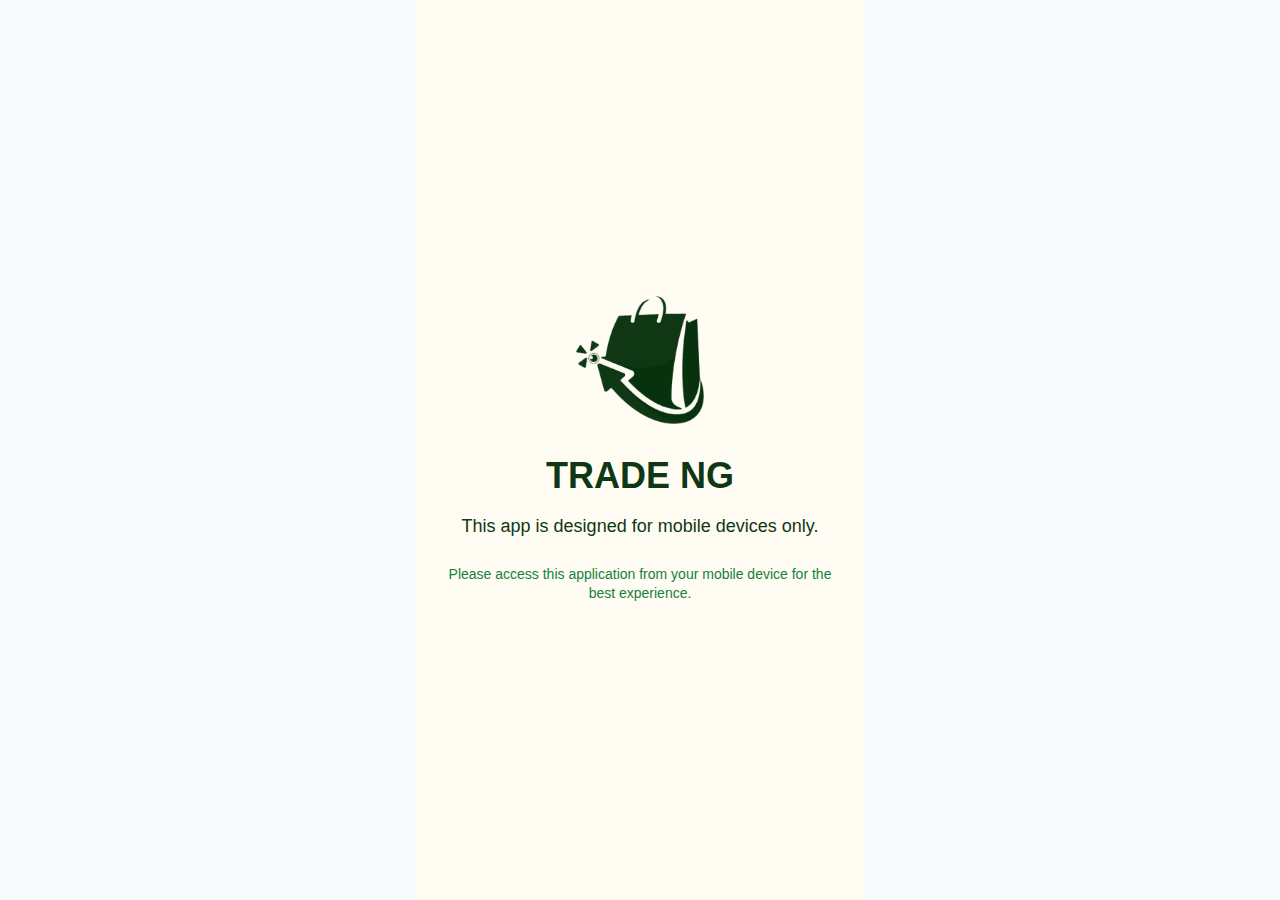
<file: become-a-seller.html>
<!DOCTYPE html>
<html lang="en">
  <head>
    <meta charset="UTF-8" />
    <meta name="viewport" content="width=device-width, initial-scale=1.0" />
    <link rel="stylesheet" href="signup.css" />
    <link rel="stylesheet" href="loading.css" />
    <title>Become a Seller</title>
    <style>
      body {
        font-family: "Poppins", sans-serif;
        background-color: #f9fafb;
        margin: 0;
        display: flex;
        justify-content: center;
        min-height: 100vh;
        overflow-y: auto;
      }
      .container {
        width: 100%;
        max-width: 430px;
        background-color: #f9fafb;
        min-height: 100vh;
      }
    </style>
  </head>
  <body>
    <!-- Desktop Blocker Screen -->
    <div class="desktop-blocker" id="desktopBlocker" style="display: none">
      <div class="logo-section">
        <img src="images/1.png" alt="Trade NG Logo" />
      </div>
      <h1>TRADE NG</h1>
      <p class="subtitle">This app is designed for mobile devices only.</p>
      <p class="description">
        Please access this application from your mobile device for the best
        experience.
      </p>
    </div>
    <div class="container" id="mainContent" style="overflow-y: auto">
      <div class="header">
        <a href="signup.html" class="back-button">
          <svg
            width="20"
            height="20"
            viewBox="0 0 20 20"
            fill="none"
            xmlns="http://www.w3.org/2000/svg"
          >
            <path
              d="M10.0003 15.8334L4.16699 10.0001L10.0003 4.16675"
              stroke="#4B5563"
              stroke-width="2"
              stroke-linecap="round"
              stroke-linejoin="round"
            ></path>
            <path
              d="M15.8337 10H4.16699"
              stroke="#4B5563"
              stroke-width="2"
              stroke-linecap="round"
              stroke-linejoin="round"
            ></path>
          </svg>
        </a>
        <h1>Become a Seller</h1>
      </div>
      <div class="main-content">
        <form id="seller-form">
          <div class="form-group">
            <label for="full-name">Full Name</label>
            <input
              type="text"
              id="full-name"
              placeholder="Enter your full name"
            />
          </div>
          <div class="form-group">
            <label for="business-name">Business Name</label>
            <input
              type="text"
              id="business-name"
              placeholder="Enter your business name"
            />
          </div>
          <div class="form-group">
            <label for="email-phone">Email or phone number</label>
            <input
              type="text"
              id="email-phone"
              placeholder="Enter your email or phone number"
            />
          </div>
          <div class="identity-verification">
            <h2>Identity Verification</h2>
            <div class="upload-group">
              <div>
                <h3>Personal ID</h3>
                <p>Upload your ID card, passport or driver's license</p>
              </div>
              <input type="file" id="personal-id-file" style="display: none" />
              <button type="button" class="btn-upload" id="personal-id-upload">
                <svg
                  width="20"
                  height="20"
                  viewBox="0 0 21 20"
                  fill="none"
                  xmlns="http://www.w3.org/2000/svg"
                >
                  <path
                    d="M10.667 2.5V12.5"
                    stroke="black"
                    stroke-width="2"
                    stroke-linecap="round"
                    stroke-linejoin="round"
                  ></path>
                  <path
                    d="M14.8333 6.66667L10.6667 2.5L6.5 6.66667"
                    stroke="black"
                    stroke-width="2"
                    stroke-linecap="round"
                    stroke-linejoin="round"
                  ></path>
                  <path
                    d="M18.167 12.5V15.8333C18.167 16.2754 17.9914 16.6993 17.6788 17.0118C17.3663 17.3244 16.9424 17.5 16.5003 17.5H4.83366C4.39163 17.5 3.96771 17.3244 3.65515 17.0118C3.34259 16.6993 3.16699 16.2754 3.16699 15.8333V12.5"
                    stroke="black"
                    stroke-width="2"
                    stroke-linecap="round"
                    stroke-linejoin="round"
                  ></path>
                </svg>
              </button>
            </div>
            <div class="upload-group">
              <div>
                <h3>Business Location</h3>
                <p>Upload proof of your business location</p>
              </div>
              <input
                type="file"
                id="business-location-file"
                style="display: none"
              />
              <button
                type="button"
                class="btn-upload"
                id="business-location-upload"
              >
                <svg
                  width="20"
                  height="20"
                  viewBox="0 0 21 20"
                  fill="none"
                  xmlns="http://www.w3.org/2000/svg"
                >
                  <path
                    d="M10.667 2.5V12.5"
                    stroke="black"
                    stroke-width="2"
                    stroke-linecap="round"
                    stroke-linejoin="round"
                  ></path>
                  <path
                    d="M14.8333 6.66667L10.6667 2.5L6.5 6.66667"
                    stroke="black"
                    stroke-width="2"
                    stroke-linecap="round"
                    stroke-linejoin="round"
                  ></path>
                  <path
                    d="M18.167 12.5V15.8333C18.167 16.2754 17.9914 16.6993 17.6788 17.0118C17.3663 17.3244 16.9424 17.5 16.5003 17.5H4.83366C4.39163 17.5 3.96771 17.3244 3.65515 17.0118C3.34259 16.6993 3.16699 16.2754 3.16699 15.8333V12.5"
                    stroke="black"
                    stroke-width="2"
                    stroke-linecap="round"
                    stroke-linejoin="round"
                  ></path>
                </svg>
              </button>
            </div>
          </div>
          <div class="seller-features">
            <h2>Seller Features</h2>
            <div class="feature-card">
              <h3>Upload Products</h3>
              <p>Add your products to the marketplace</p>
            </div>
            <div class="feature-card">
              <h3>Go Live</h3>
              <p>Sell your products through live video</p>
            </div>
            <div class="feature-card">
              <h3>Negotiate</h3>
              <p>Chat with buyers directly</p>
            </div>
            <div class="feature-card">
              <h3>Fulfil Orders</h3>
              <p>Manage and complete customers order</p>
            </div>
          </div>
          <button type="submit" class="btn-primary">Submit Application</button>
        </form>
      </div>
    </div>
    <script src="signup.js"></script>
    <script>
      function isMobileDevice() {
        return window.innerWidth <= 768;
      }
      function checkDevice() {
        var desktopBlocker = document.getElementById("desktopBlocker");
        var mainContent = document.getElementById("mainContent");
        if (isMobileDevice()) {
          desktopBlocker.style.display = "none";
          mainContent.style.display = "block";
        } else {
          desktopBlocker.style.display = "flex";
          mainContent.style.display = "none";
        }
      }
      document.addEventListener("DOMContentLoaded", function () {
        checkDevice();
        // Upload button logic
        let personalBtn = document.getElementById("personal-id-upload");
        let personalFile = document.getElementById("personal-id-file");
        let businessBtn = document.getElementById("business-location-upload");
        let businessFile = document.getElementById("business-location-file");

        personalBtn.addEventListener("click", function () {
          personalFile.click();
        });
        businessBtn.addEventListener("click", function () {
          businessFile.click();
        });

        personalFile.addEventListener("change", function () {
          var label = document.getElementById("personal-id-label");
          if (!label) {
            label = document.createElement("div");
            label.id = "personal-id-label";
            label.style.fontSize = "0.75rem";
            label.style.color = "#6B7280";
            label.style.marginTop = "0.25rem";
            label.style.fontStyle = "italic";
            personalBtn.parentNode.appendChild(label);
          }
          label.textContent = personalFile.files.length
            ? personalFile.files[0].name
            : "";
        });
        businessFile.addEventListener("change", function () {
          var label = document.getElementById("business-location-label");
          if (!label) {
            label = document.createElement("div");
            label.id = "business-location-label";
            label.style.fontSize = "0.75rem";
            label.style.color = "#6B7280";
            label.style.marginTop = "0.25rem";
            label.style.fontStyle = "italic";
            businessBtn.parentNode.appendChild(label);
          }
          label.textContent = businessFile.files.length
            ? businessFile.files[0].name
            : "";
        });
      });
      window.addEventListener("resize", checkDevice);
    </script>
  </body>
</html>
</file>
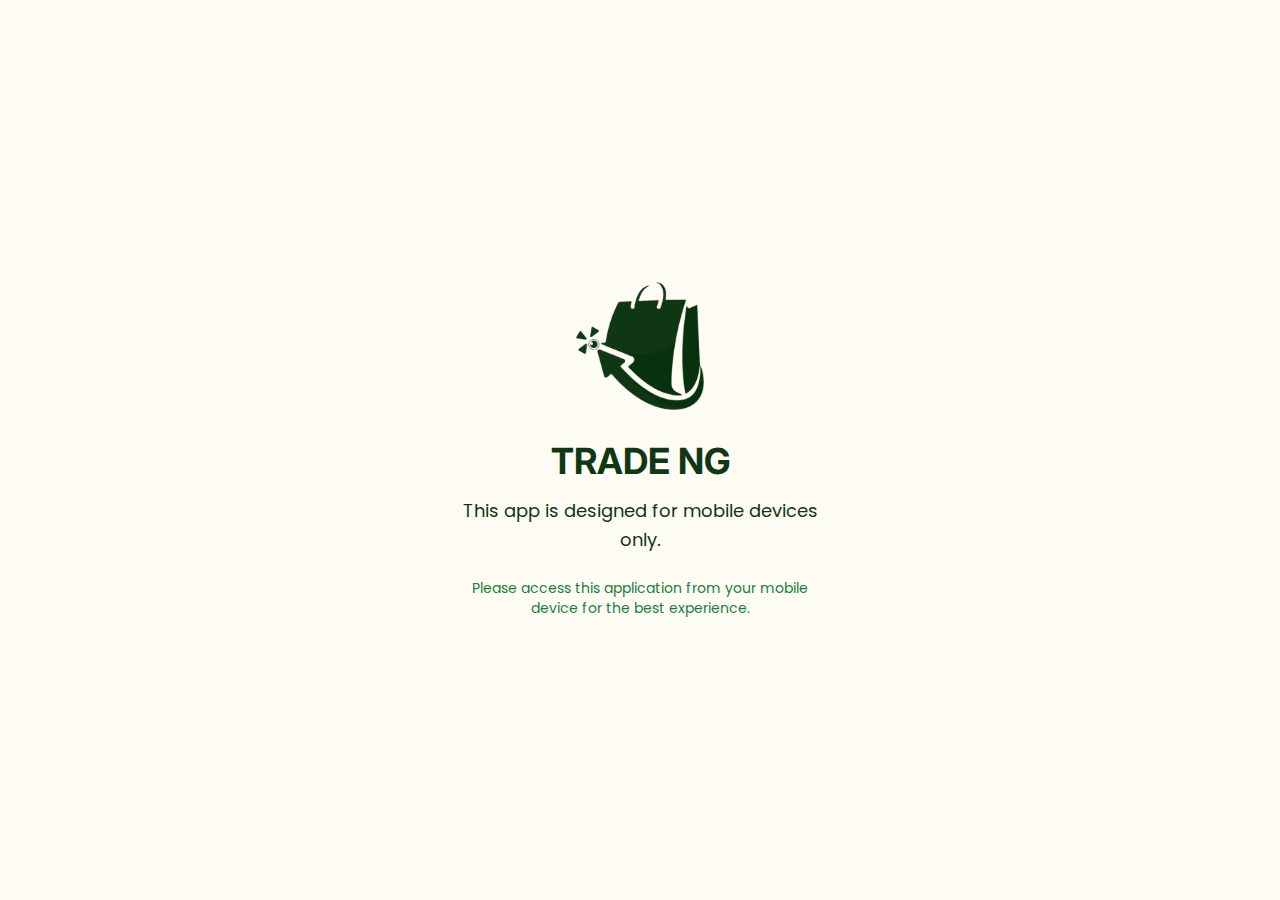
<file: loading.html>
<!DOCTYPE html>
<html lang="en">
  <head>
    <meta charset="UTF-8" />
    <meta name="viewport" content="width=device-width, initial-scale=1.0" />
    <title>Trade NG</title>
    <link rel="preconnect" href="https://fonts.googleapis.com" />
    <link rel="preconnect" href="https://fonts.gstatic.com" crossorigin />
    <link
      href="https://fonts.googleapis.com/css2?family=Inter:wght@400;500;600;700&family=Poppins:wght@300;400;500;600;700;800;900&family=Work+Sans:wght@300;400;500;600;700;800;900&display=swap"
      rel="stylesheet"
    />
    <link rel="stylesheet" href="style.css" />
  </head>
  <body>
    <div class="loading-container" id="loadingScreen">
      <div class="home-indicator"></div>
      <div class="logo-container">
        <img id="logo" class="logo" src="/images/1.png" alt="Trade NG Logo" />
        <div id="brandText" class="brand-text">
          <h1>TRADE NG</h1>
        </div>
      </div>
    </div>
    <!-- Desktop Blocker Screen -->
    <div class="desktop-blocker" id="desktopBlocker">
      <div class="logo-section">
        <img src="/images/1.png" alt="Trade NG Logo" />
      </div>
      <h1>TRADE NG</h1>
      <p class="subtitle">This app is designed for mobile devices only.</p>
      <p class="description">
        Please access this application from your mobile device for the best
        experience.
      </p>
    </div>

    <!-- Advertise section -->

    <div id="app" class="relative w-full h-screen overflow-hidden bg-gray-900">
      <!-- Background Image with Overlay -->
      <div
        id="background-image"
        class="absolute inset-0 bg-cover bg-center bg-no-repeat"
      ></div>
      <div class="absolute inset-0 bg-black bg-opacity-50 brightness-70"></div>

      <!-- Skip Button -->
      <button
        id="skip-button"
        class="absolute top-4 right-4 md:top-6 md:right-6 z-20 px-[10px] py-[10px] text-white font-['Poppins'] font-bold text-[20px] hover:bg-white hover:bg-opacity-10 rounded-lg transition-colors"
      >
        SKIP
      </button>

      <!-- Logo -->
      <img id="logo" alt="Trade NG Logo" />

      <!-- Content Container -->
      <div class="absolute bottom-0 left-0 right-0 p-6 md:p-8 pb-12 md:pb-16">
        <div class="max-w-md mx-auto flex flex-col items-center gap-6 md:gap-8">
          <!-- Title and Subtitle -->
          <div class="text-center text-white space-y-4 md:space-y-6">
            <h1
              id="title"
              class="text-[30px] md:text-[32px] font-bold leading-[36px] md:leading-[38px] tracking-tight font-['Poppins'] px-4"
            ></h1>
            <p
              id="subtitle"
              class="text-[20px] md:text-[18px] leading-[22px] md:leading-[24px] opacity-90 px-6 md:px-8 font-['Poppins'] font-bold"
            ></p>
          </div>

          <!-- Pagination Dots -->
          <div id="pagination-dots" class="flex items-center gap-3"></div>

          <!-- Next Button -->
          <button
            id="next-button"
            class="w-full max-w-sm bg-trade-green-700 hover:bg-trade-green-500 text-white font-work-sans font-medium text-[16px] py-[12px] md:py-[14px] px-6 rounded-[8px] transition-colors duration-200 active:scale-95 transform"
          >
            Next
          </button>
        </div>

        <!-- Home Indicator (iOS style) -->
        <div class="flex justify-center mt-6 md:mt-8">
          <div class="w-36 h-1.5 bg-white bg-opacity-90 rounded-full"></div>
        </div>
      </div>
    </div>
    <script src="script.js"></script>
  </body>
</html>
</file>
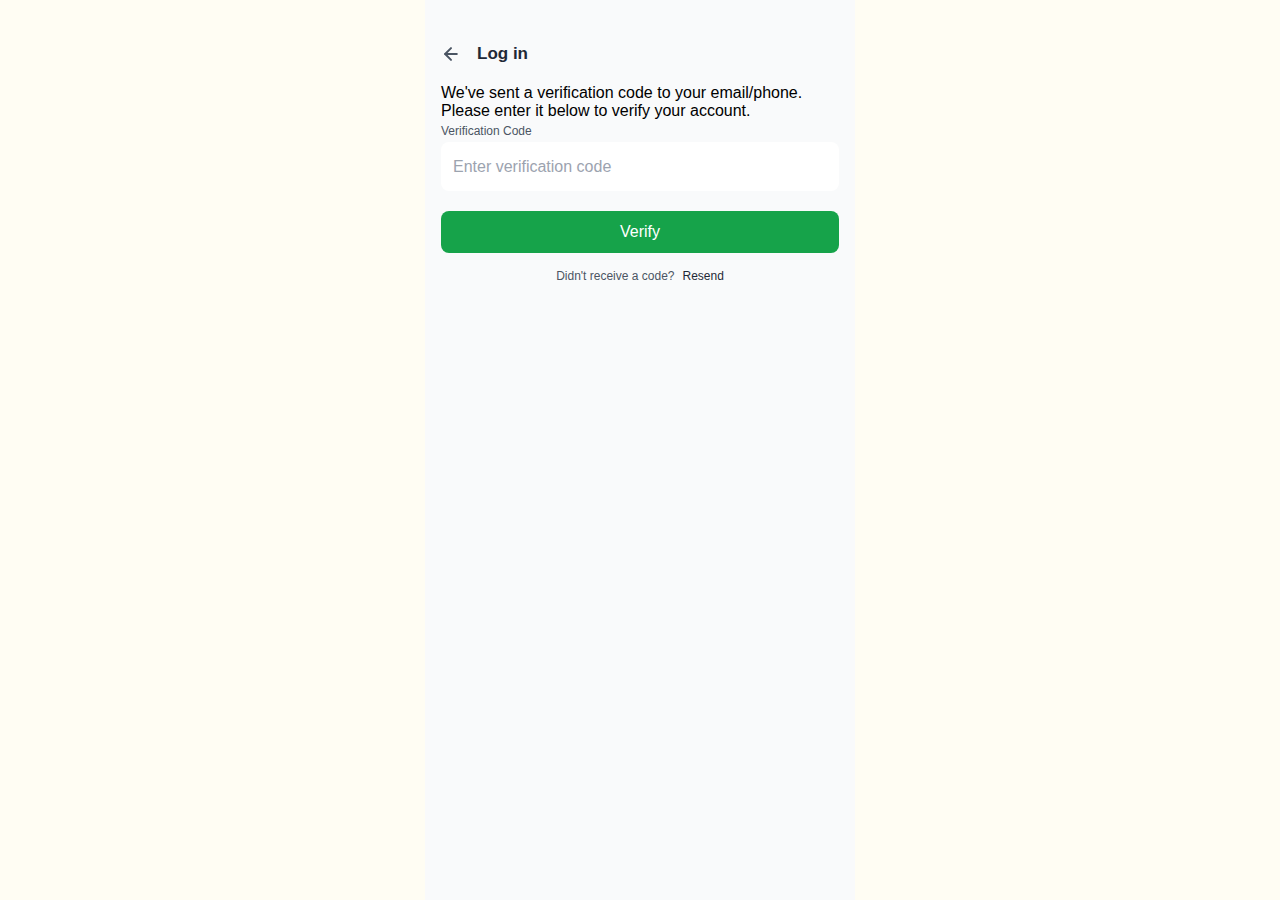
<file: login-verification.html>
<!DOCTYPE html>
<html lang="en">
  <head>
    <meta charset="UTF-8" />
    <meta name="viewport" content="width=device-width, initial-scale=1.0" />
    <title>Login Verification</title>
    <link rel="stylesheet" href="signup.css" />
    <link rel="stylesheet" href="loading.css" />
  </head>
  <body>
    <!-- Desktop Blocker Screen -->
    <div class="desktop-blocker" id="desktopBlocker" style="display: none">
      <div class="logo-section">
        <img src="/images/1.png" alt="Trade NG Logo" />
      </div>
      <h1>TRADE NG</h1>
      <p class="subtitle">This app is designed for mobile devices only.</p>
      <p class="description">
        Please access this application from your mobile device for the best
        experience.
      </p>
    </div>
    <div class="container">
      <div class="header">
        <a href="login.html" class="back-button">
          <svg
            width="20"
            height="20"
            viewBox="0 0 20 20"
            fill="none"
            xmlns="http://www.w3.org/2000/svg"
          >
            <path
              d="M10.0003 15.8334L4.16699 10.0001L10.0003 4.16675"
              stroke="#4B5563"
              stroke-width="2"
              stroke-linecap="round"
              stroke-linejoin="round"
            ></path>
            <path
              d="M15.8337 10H4.16699"
              stroke="#4B5563"
              stroke-width="2"
              stroke-linecap="round"
              stroke-linejoin="round"
            ></path>
          </svg>
        </a>
        <h1>Log in</h1>
      </div>
      <div class="main-content">
        <p>
          We've sent a verification code to your email/phone. Please enter it
          below to verify your account.
        </p>
        <form id="verification-form">
          <div class="form-group">
            <label for="verification-code">Verification Code</label>
            <input
              type="text"
              id="verification-code"
              placeholder="Enter verification code"
            />
          </div>
          <button type="submit" class="btn-primary">Verify</button>
        </form>
        <div class="resend-link">
          <span>Didn't receive a code?</span>
          <button id="resend-button">Resend</button>
        </div>
      </div>
    </div>
    <script src="signup.js"></script>
  </body>
</html>
</file>
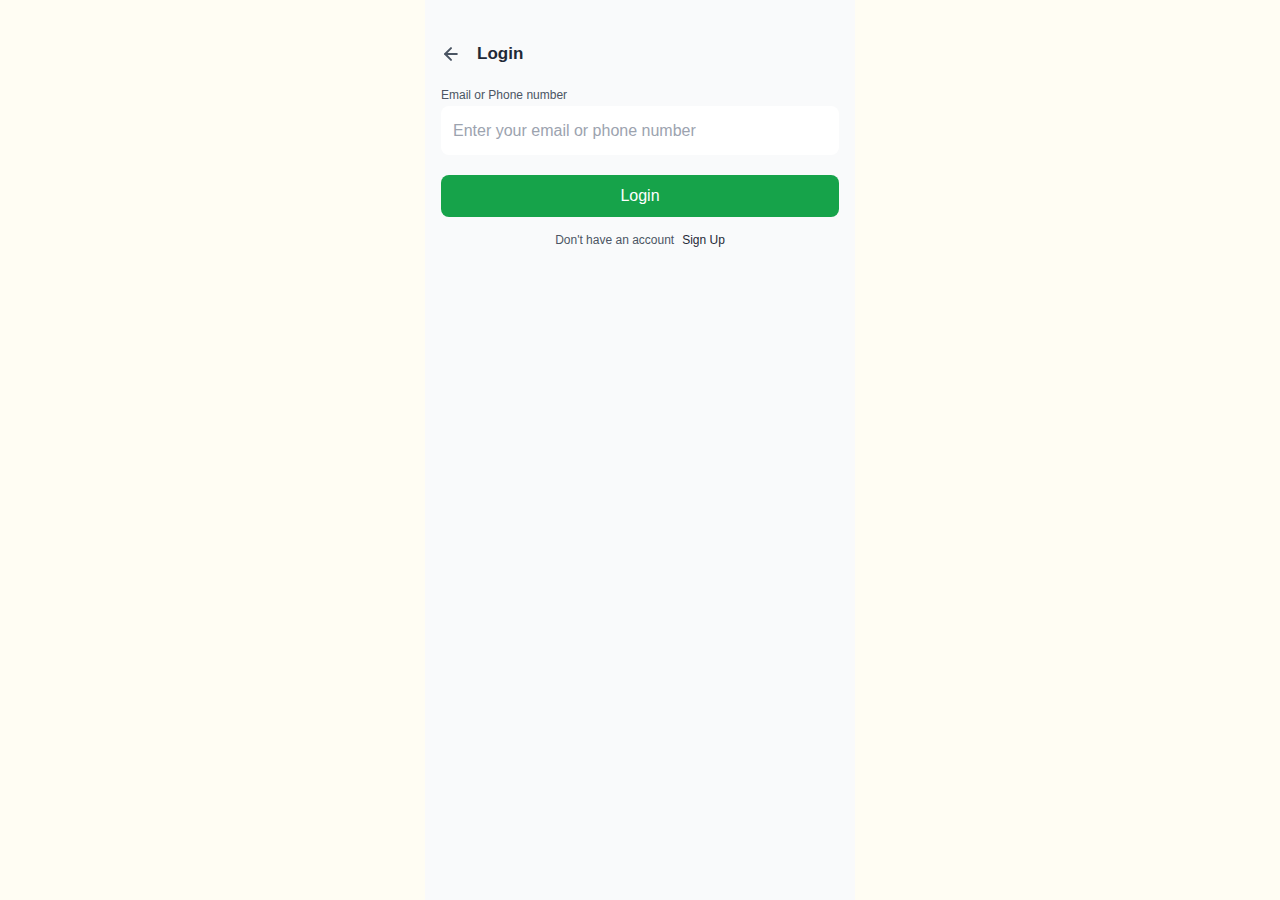
<file: login.html>
<!DOCTYPE html>
<html lang="en">
  <head>
    <meta charset="UTF-8" />
    <meta name="viewport" content="width=device-width, initial-scale=1.0" />
    <title>Login</title>
    <link rel="stylesheet" href="signup.css" />
    <link rel="stylesheet" href="loading.css" />
  </head>
  <body>
    <!-- Desktop Blocker Screen -->
    <div class="desktop-blocker" id="desktopBlocker" style="display: none">
      <div class="logo-section">
        <img src="images/1.png" alt="Trade NG Logo" />
      </div>
      <h1>TRADE NG</h1>
      <p class="subtitle">This app is designed for mobile devices only.</p>
      <p class="description">
        Please access this application from your mobile device for the best
        experience.
      </p>
    </div>
    <div class="container">
      <div class="header">
        <a href="signup.html" class="back-button">
          <svg
            width="20"
            height="20"
            viewBox="0 0 20 20"
            fill="none"
            xmlns="http://www.w3.org/2000/svg"
          >
            <path
              d="M10.0003 15.8334L4.16699 10.0001L10.0003 4.16675"
              stroke="#4B5563"
              stroke-width="2"
              stroke-linecap="round"
              stroke-linejoin="round"
            ></path>
            <path
              d="M15.8337 10H4.16699"
              stroke="#4B5563"
              stroke-width="2"
              stroke-linecap="round"
              stroke-linejoin="round"
            ></path>
          </svg>
        </a>
        <h1>Login</h1>
      </div>
      <div class="main-content">
        <form id="login-form">
          <div class="form-group">
            <label for="email-phone">Email or Phone number</label>
            <input
              type="text"
              id="email-phone"
              placeholder="Enter your email or phone number"
            />
          </div>
          <button type="submit" class="btn-primary">Login</button>
        </form>
        <div class="signup-link">
          <span>Don't have an account</span>
          <a href="signup.html">Sign Up</a>
        </div>
      </div>
    </div>
    <script src="signup.js"></script>
  </body>
</html>
</file>
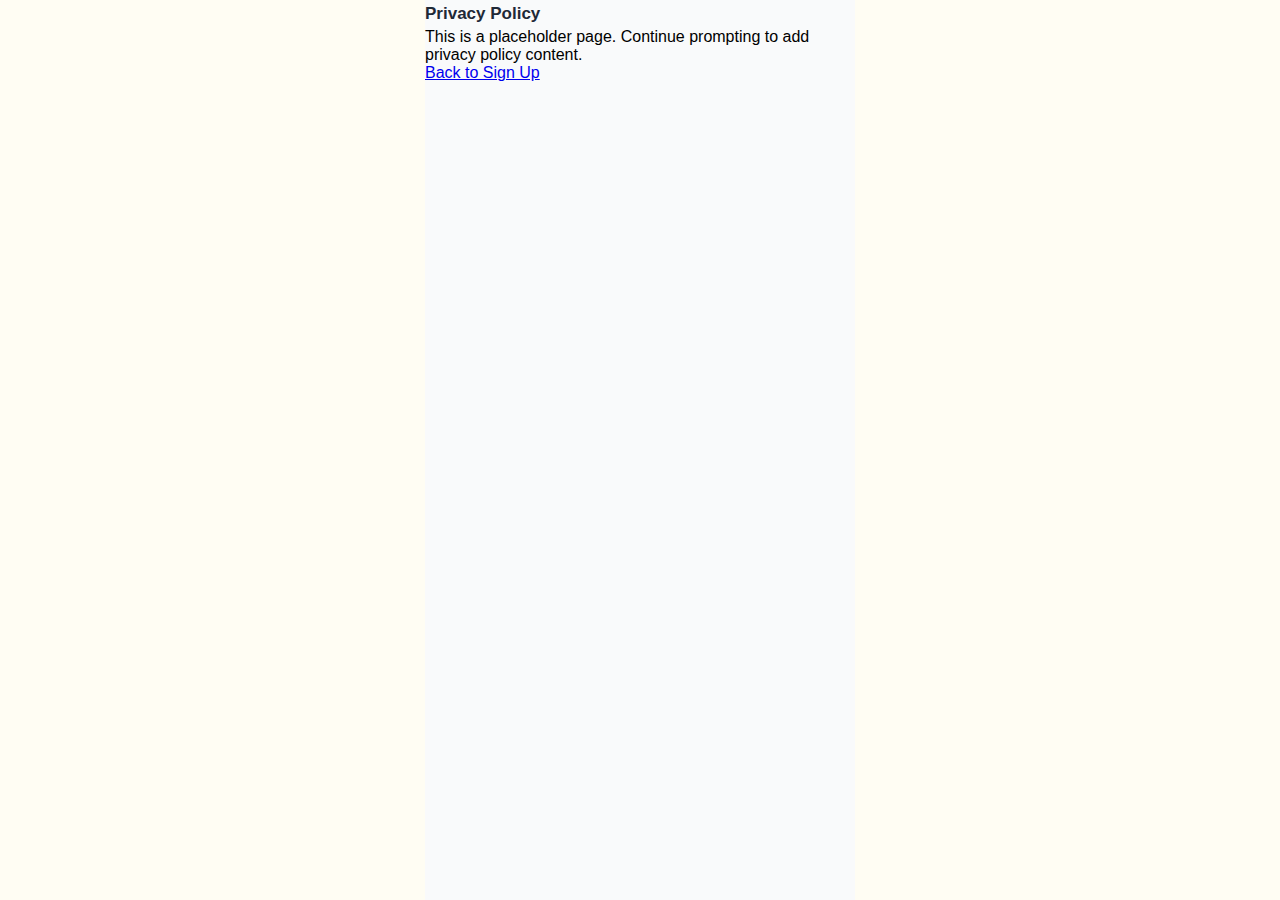
<file: privacy.html>
<!DOCTYPE html>
<html lang="en">
  <head>
    <meta charset="UTF-8" />
    <meta name="viewport" content="width=device-width, initial-scale=1.0" />
    <title>Privacy Policy</title>
    <link rel="stylesheet" href="signup.css" />
    <link rel="stylesheet" href="loading.css" />
  </head>
  <body>
    <!-- Desktop Blocker Screen -->
    <div class="desktop-blocker" id="desktopBlocker" style="display: none">
      <div class="logo-section">
        <img src="images/1.png" alt="Trade NG Logo" />
      </div>
      <h1>TRADE NG</h1>
      <p class="subtitle">This app is designed for mobile devices only.</p>
      <p class="description">
        Please access this application from your mobile device for the best
        experience.
      </p>
    </div>
    <div class="container">
      <h1>Privacy Policy</h1>
      <p>
        This is a placeholder page. Continue prompting to add privacy policy
        content.
      </p>
      <a href="signup.html">Back to Sign Up</a>
    </div>
  </body>
</html>
</file>
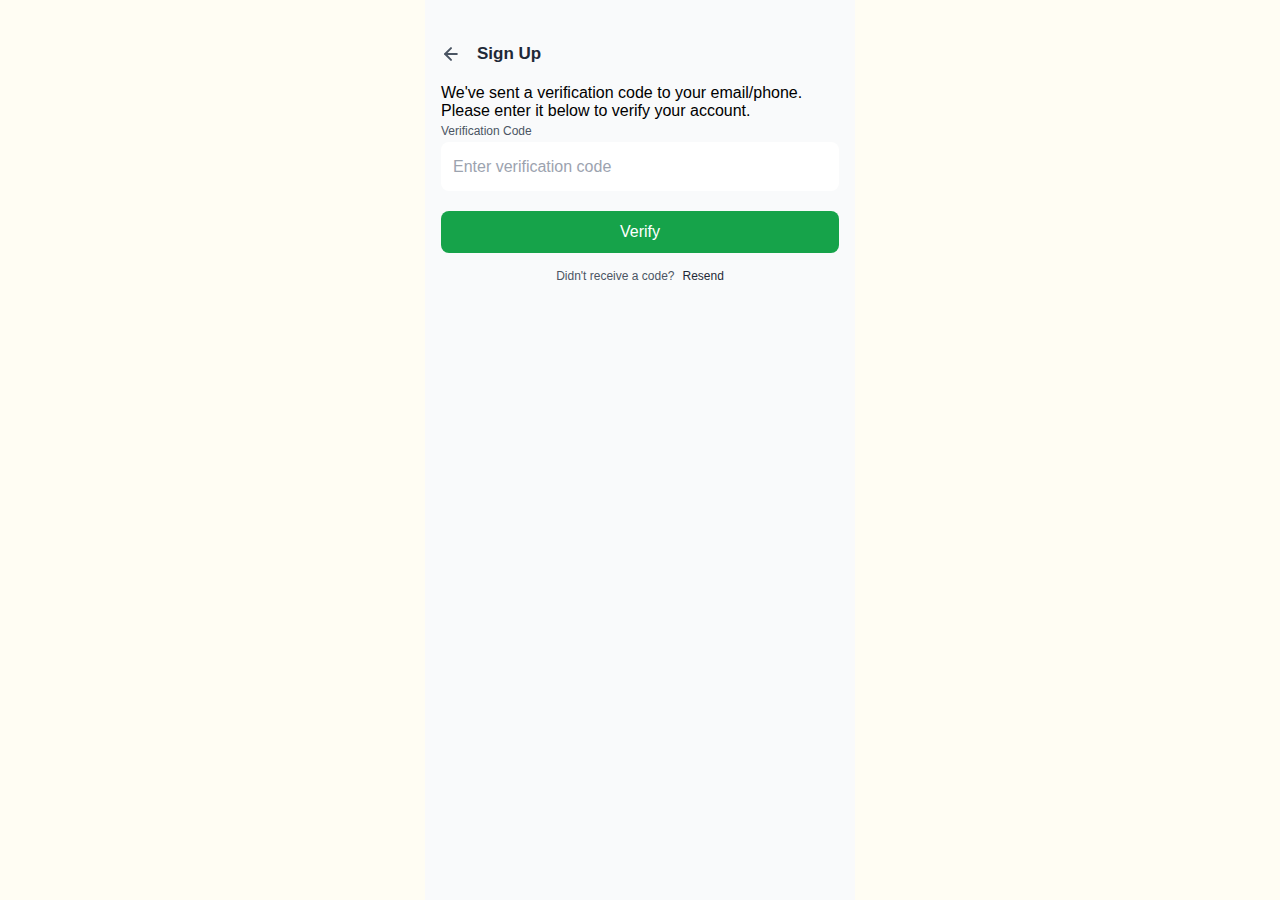
<file: signup-verification.html>
<!DOCTYPE html>
<html lang="en">
  <head>
    <meta charset="UTF-8" />
    <meta name="viewport" content="width=device-width, initial-scale=1.0" />
    <title>Sign Up Verification</title>
    <link rel="stylesheet" href="signup.css" />
    <link rel="stylesheet" href="loading.css" />
  </head>
  <body>
    <!-- Desktop Blocker Screen -->
    <div class="desktop-blocker" id="desktopBlocker" style="display: none">
      <div class="logo-section">
        <img src="/images/1.png" alt="Trade NG Logo" />
      </div>
      <h1>TRADE NG</h1>
      <p class="subtitle">This app is designed for mobile devices only.</p>
      <p class="description">
        Please access this application from your mobile device for the best
        experience.
      </p>
    </div>
    <div class="container">
      <div class="header">
        <a href="signup.html" class="back-button">
          <svg
            width="20"
            height="20"
            viewBox="0 0 20 20"
            fill="none"
            xmlns="http://www.w3.org/2000/svg"
          >
            <path
              d="M10.0003 15.8334L4.16699 10.0001L10.0003 4.16675"
              stroke="#4B5563"
              stroke-width="2"
              stroke-linecap="round"
              stroke-linejoin="round"
            ></path>
            <path
              d="M15.8337 10H4.16699"
              stroke="#4B5563"
              stroke-width="2"
              stroke-linecap="round"
              stroke-linejoin="round"
            ></path>
          </svg>
        </a>
        <h1>Sign Up</h1>
      </div>
      <div class="main-content">
        <p>
          We've sent a verification code to your email/phone. Please enter it
          below to verify your account.
        </p>
        <form id="verification-form">
          <div class="form-group">
            <label for="verification-code">Verification Code</label>
            <input
              type="text"
              id="verification-code"
              placeholder="Enter verification code"
            />
          </div>
          <button type="submit" class="btn-primary">Verify</button>
        </form>
        <div class="resend-link">
          <span>Didn't receive a code?</span>
          <button id="resend-button">Resend</button>
        </div>
      </div>
    </div>
    <script src="signup.js"></script>
  </body>
</html>
</file>
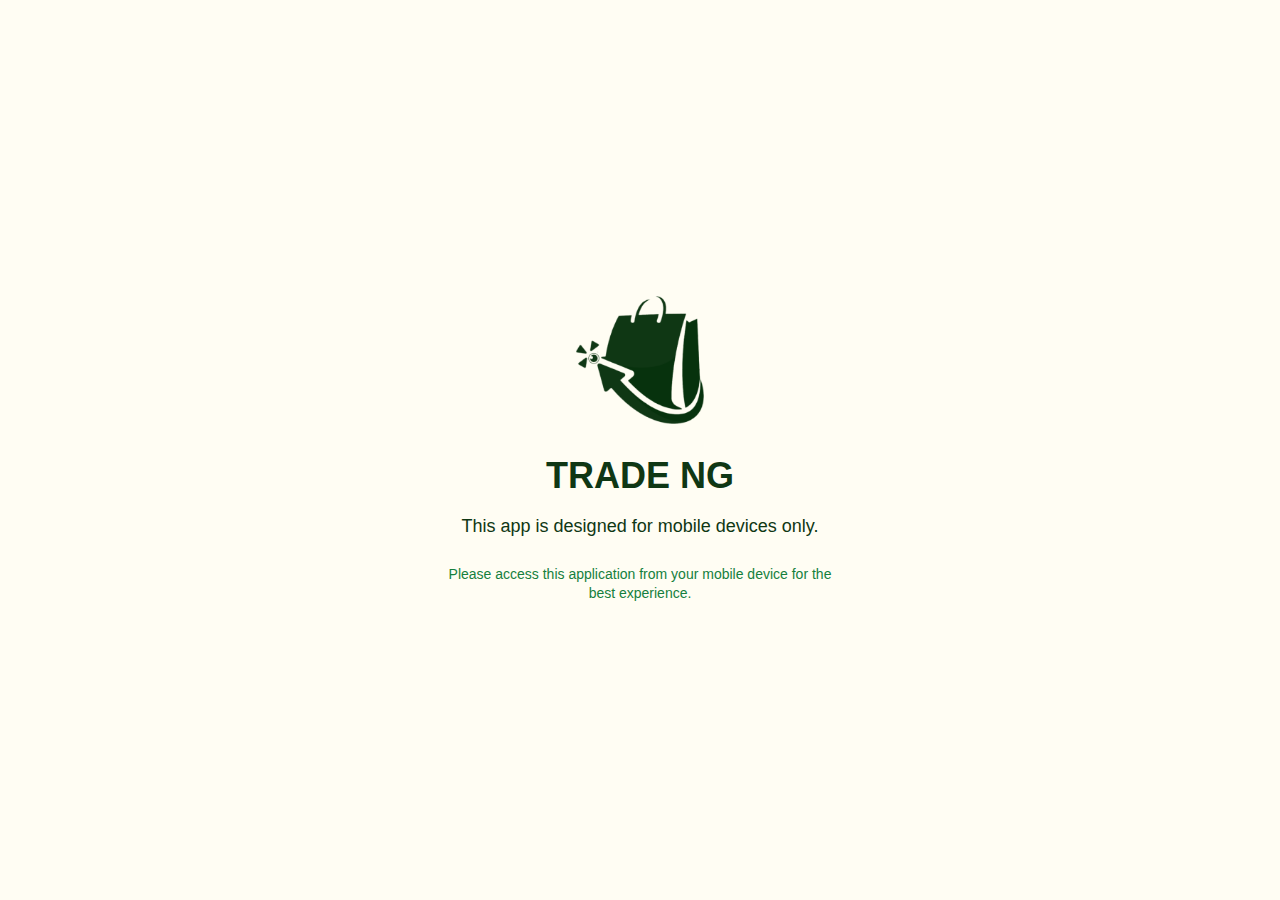
<file: signup.html>
<!DOCTYPE html>
<html lang="en">
  <head>
    <meta charset="UTF-8" />
    <meta name="viewport" content="width=device-width, initial-scale=1.0" />
    <title>Sign Up</title>
    <link rel="stylesheet" href="signup.css" />
    <link rel="stylesheet" href="loading.css" />
  </head>
  <body>
    <!-- Desktop Blocker Screen -->
    <div class="desktop-blocker" id="desktopBlocker" style="display: none">
      <div class="logo-section">
        <img src="images/1.png" alt="Trade NG Logo" />
      </div>
      <h1>TRADE NG</h1>
      <p class="subtitle">This app is designed for mobile devices only.</p>
      <p class="description">
        Please access this application from your mobile device for the best
        experience.
      </p>
    </div>
    <div class="container" id="mainContent">
      <div class="header">
        <a href="login.html" class="back-button">
          <svg
            width="20"
            height="20"
            viewBox="0 0 20 20"
            fill="none"
            xmlns="http://www.w3.org/2000/svg"
          >
            <path
              d="M10.0003 15.8334L4.16699 10.0001L10.0003 4.16675"
              stroke="#4B5563"
              stroke-width="2"
              stroke-linecap="round"
              stroke-linejoin="round"
            ></path>
            <path
              d="M15.8337 10H4.16699"
              stroke="#4B5563"
              stroke-width="2"
              stroke-linecap="round"
              stroke-linejoin="round"
            ></path>
          </svg>
        </a>
        <h1>Sign Up</h1>
      </div>
      <div class="main-content">
        <form id="signup-form">
          <div class="form-group">
            <label for="full-name">Full Name</label>
            <input
              type="text"
              id="full-name"
              placeholder="Enter your full name"
            />
          </div>
          <div class="form-group">
            <label for="email-phone">Email or Phone number</label>
            <input
              type="text"
              id="email-phone"
              placeholder="Enter your email or phone number"
            />
          </div>
          <button type="submit" class="btn-primary">Sign Up</button>
        </form>
        <div class="divider">
          <span>Or sign up with</span>
        </div>
        <button class="btn-google">
          <svg
            width="24"
            height="24"
            viewBox="0 0 25 25"
            fill="none"
            xmlns="http://www.w3.org/2000/svg"
          >
            <path
              d="M23.06 12.417C23.06 11.637 22.99 10.887 22.86 10.167H12.5V14.422H18.42C18.165 15.797 17.39 16.962 16.225 17.742V20.502H19.78C21.86 18.587 23.06 15.767 23.06 12.417Z"
              fill="#4285F4"
            ></path>
            <path
              d="M12.4999 23.1668C15.4699 23.1668 17.9599 22.1818 19.7799 20.5018L16.2249 17.7418C15.2399 18.4018 13.9799 18.7918 12.4999 18.7918C9.63492 18.7918 7.20992 16.8568 6.34492 14.2568H2.66992V17.1068C4.47992 20.7018 8.19992 23.1668 12.4999 23.1668Z"
              fill="#34A853"
            ></path>
            <path
              d="M6.345 14.2571C6.125 13.5971 6 12.8921 6 12.1671C6 11.4421 6.125 10.7371 6.345 10.0771V7.22705H2.67C1.9 8.75991 1.49932 10.4517 1.5 12.1671C1.5 13.9421 1.925 15.6221 2.67 17.1071L6.345 14.2571Z"
              fill="#FBBC05"
            ></path>
            <path
              d="M12.4999 5.54199C14.1149 5.54199 15.5649 6.09699 16.7049 7.18699L19.8599 4.03199C17.9549 2.25699 15.4649 1.16699 12.4999 1.16699C8.19992 1.16699 4.47992 3.63199 2.66992 7.22699L6.34492 10.077C7.20992 7.47699 9.63492 5.54199 12.4999 5.54199Z"
              fill="#EA4335"
            ></path>
          </svg>
          <span>Signup with Google</span>
        </button>
        <div class="login-link">
          <span>Already have an account?</span>
          <a href="login.html">Login</a>
        </div>
        <div class="seller-link">
          <a href="become-a-seller.html">Want to sell? Become a Seller →</a>
        </div>
      </div>
    </div>
    <script>
      function isMobileDevice() {
        return window.innerWidth <= 768;
      }
      function checkDevice() {
        const isMobile = isMobileDevice();
        const desktopBlocker = document.getElementById("desktopBlocker");
        const mainContent = document.getElementById("mainContent");
        if (isMobile) {
          desktopBlocker.style.display = "none";
          mainContent.style.display = "block";
        } else {
          desktopBlocker.style.display = "flex";
          mainContent.style.display = "none";
        }
      }
      document.addEventListener("DOMContentLoaded", checkDevice);
      window.addEventListener("resize", checkDevice);
    </script>
    <script src="signup.js"></script>
  </body>
</html>
</file>
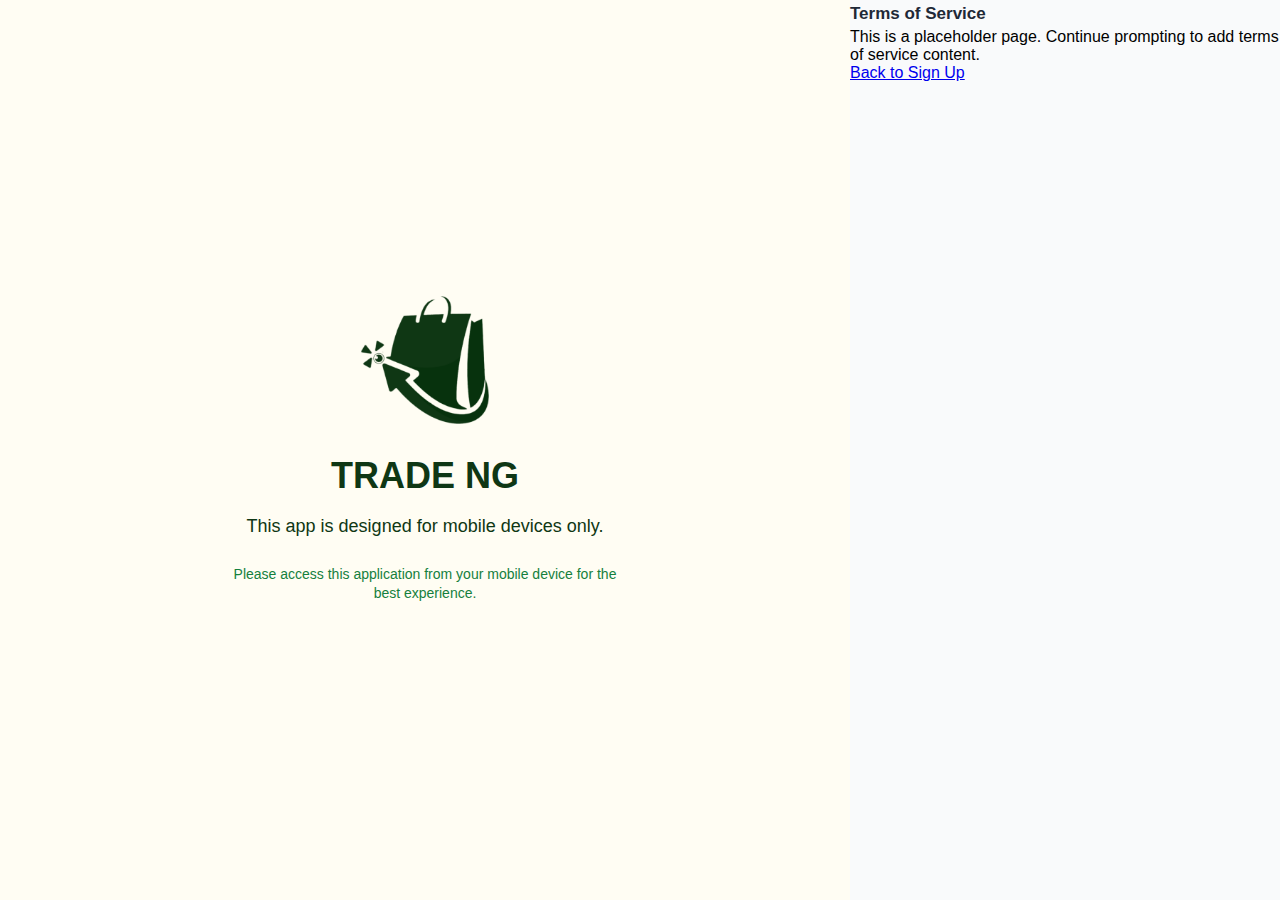
<file: terms.html>
<!DOCTYPE html>
<html lang="en">
  <head>
    <meta charset="UTF-8" />
    <meta name="viewport" content="width=device-width, initial-scale=1.0" />
    <title>Terms of Service</title>
    <link rel="stylesheet" href="signup.css" />
    <link rel="stylesheet" href="loading.css" />
  </head>
  <body>
    <!-- Desktop Blocker Screen -->
    <div class="desktop-blocker" id="desktopBlocker" style="display: none">
      <div class="logo-section">
        <img src="/images/1.png" alt="Trade NG Logo" />
      </div>
      <h1>TRADE NG</h1>
      <p class="subtitle">This app is designed for mobile devices only.</p>
      <p class="description">
        Please access this application from your mobile device for the best
        experience.
      </p>
    </div>
    <div class="container">
      <h1>Terms of Service</h1>
      <p>
        This is a placeholder page. Continue prompting to add terms of service
        content.
      </p>
      <a href="signup.html">Back to Sign Up</a>
    </div>
    <script>
      function isMobileDevice() {
        return window.innerWidth <= 768;
      }
      function checkDevice() {
        const isMobile = isMobileDevice();
        const desktopBlocker = document.getElementById("desktopBlocker");
        const mainContent = document.getElementById("mainContent");
        if (isMobile) {
          desktopBlocker.style.display = "none";
          mainContent.style.display = "block";
        } else {
          desktopBlocker.style.display = "flex";
          mainContent.style.display = "none";
        }
      }
      document.addEventListener("DOMContentLoaded", checkDevice);
      window.addEventListener("resize", checkDevice);
    </script>
  </body>
</html>
</file>
<file: signup.css>
body {
  font-family: "Poppins", sans-serif;
  background-color: #f9fafb;
  margin: 0;
  display: flex;
  justify-content: center;
}

.container {
  width: 100%;
  max-width: 430px;
  background-color: #f9fafb;
  min-height: 100vh;
}

.header {
  display: flex;
  align-items: center;
  gap: 1rem;
  padding: 1rem;
  padding-top: 2.5rem;
}

.back-button {
  display: flex;
  align-items: center;
  justify-content: center;
  width: 1.25rem;
  height: 1.25rem;
}

h1 {
  font-size: 1.0625rem;
  font-weight: 700;
  line-height: 1.75rem;
  color: #1f2937;
}

.main-content {
  padding: 0 1rem;
}

.form-group {
  margin-bottom: 1.25rem;
}

label {
  display: block;
  font-size: 0.75rem;
  font-weight: 500;
  color: #4b5563;
  padding: 0.25rem 0;
}

input[type="text"] {
  width: 100%;
  height: 49px;
  padding: 0.75rem;
  background-color: white;
  border: none;
  border-radius: 0.5rem;
  font-size: 1rem;
}

input[type="text"]::placeholder {
  color: #9ca3af;
}

input[type="text"]:focus {
  outline: none;
  box-shadow: 0 0 0 2px #2563eb;
}

.btn-primary {
  width: 100%;
  background-color: #16a34a;
  color: white;
  font-family: "Work Sans", sans-serif;
  font-size: 1rem;
  font-weight: 500;
  padding: 0.75rem 1.5rem;
  border: none;
  border-radius: 0.5rem;
  cursor: pointer;
  transition: background-color 0.3s;
}

.btn-primary:hover {
  background-color: #15803d;
}

.divider {
  display: flex;
  align-items: center;
  gap: 0.5rem;
  padding: 1.5rem 0;
}

.divider span {
  font-size: 0.875rem;
  color: #374151;
}

.divider::before,
.divider::after {
  content: "";
  flex: 1;
  height: 1px;
  background-color: #374151;
}

.btn-google {
  width: 100%;
  height: 47px;
  display: flex;
  align-items: center;
  justify-content: center;
  gap: 1rem;
  background-color: white;
  border: 1px solid #e5e7eb;
  border-radius: 0.5rem;
  cursor: pointer;
  transition: background-color 0.3s;
}

.btn-google:hover {
  background-color: #f9fafb;
}

.btn-google span {
  font-size: 1.0625rem;
  color: #1f2937;
}

.login-link,
.signup-link,
.resend-link {
  display: flex;
  align-items: center;
  justify-content: center;
  gap: 0.5rem;
  padding: 1rem 0;
}

.login-link span,
.signup-link span,
.resend-link span {
  font-size: 0.75rem;
  color: #4b5563;
}

.login-link a,
.signup-link a,
.resend-link button {
  font-size: 0.75rem;
  color: #1f2937;
  font-weight: 500;
  text-decoration: none;
  background: none;
  border: none;
  cursor: pointer;
}

.login-link a:hover,
.signup-link a:hover,
.resend-link button:hover {
  text-decoration: underline;
}

.seller-link {
  display: flex;
  align-items: center;
  justify-content: center;
  padding: 0.5rem 0;
}

.seller-link a {
  font-size: 0.875rem;
  color: #16a34a;
  font-weight: 500;
  text-decoration: none;
}

.seller-link a:hover {
  text-decoration: underline;
}

.identity-verification h2,
.seller-features h2 {
  font-size: 0.875rem;
  font-weight: 500;
  color: #1f2937;
  padding: 0.25rem 0;
}

.upload-group {
  background-color: white;
  border-radius: 0.5rem;
  padding: 1rem;
  display: flex;
  align-items: center;
  justify-content: space-between;
  margin-bottom: 0.75rem;
}

.upload-group h3 {
  font-size: 0.875rem;
  font-weight: 500;
  color: black;
}

.upload-group p {
  font-size: 0.625rem;
  color: #6b7280;
  line-height: 1rem;
}

.btn-upload {
  width: 2.25rem;
  height: 2.25rem;
  background-color: #e3f7e9;
  border-radius: 0.5rem;
  display: flex;
  align-items: center;
  justify-content: center;
  border: none;
  cursor: pointer;
}

.feature-card {
  background-color: white;
  border-radius: 0.5rem;
  padding: 1rem;
  margin-bottom: 1rem;
}

.feature-card h3 {
  font-size: 0.875rem;
  font-weight: 500;
  color: black;
}

.feature-card p {
  font-size: 0.625rem;
  color: #6b7280;
  line-height: 1rem;
}
</file>
<file: loading.css>
* {
  margin: 0;
  padding: 0;
  box-sizing: border-box;
}
body {
  font-family: -apple-system, BlinkMacSystemFont, "Segoe UI", Roboto, sans-serif;
  background-color: #fffdf3;
  overflow: hidden;
  height: 100vh;
  width: 100vw;
}
.loading-container {
  min-height: 100vh;
  background-color: #fffdf3;
  display: flex;
  flex-direction: column;
  align-items: center;
  justify-content: center;
  position: relative;
  overflow: hidden;
}
.home-indicator {
  position: absolute;
  bottom: 8px;
  left: 50%;
  transform: translateX(-50%);
  width: 144px;
  height: 5px;
  background-color: rgba(255, 255, 255, 0.9);
  border-radius: 100px;
}
.logo-container {
  display: flex;
  flex-direction: column;
  align-items: center;
  justify-content: center;
}
.logo {
  transition: all 0.5s ease-out;
  opacity: 0;
  transform: scale(0.8);
}
.logo.visible {
  opacity: 1;
  transform: scale(1);
}
.brand-text {
  margin-top: 24px;
  opacity: 0;
  transform: translateY(10px);
  transition: all 0.6s ease-out;
}
.brand-text.visible {
  opacity: 1;
  transform: translateY(0);
}
.brand-text h1 {
  font-family: "Inter", sans-serif;
  font-size: 60px;
  font-weight: 700;
  color: #0f3714;
  text-align: center;
  line-height: 1.2;
  margin: 0;
}
.desktop-blocker {
  min-height: 100vh;
  background-color: #fffdf3;
  display: flex;
  flex-direction: column;
  align-items: center;
  justify-content: center;
  padding: 32px;
  text-align: center;
  max-width: 448px;
  margin: 0 auto;
}
.desktop-blocker .logo-section {
  margin-bottom: 32px;
}
.desktop-blocker .logo-section img {
  width: 128px;
  height: 128px;
  display: block;
  margin: 0 auto;
}
.desktop-blocker h1 {
  font-family: "Inter", sans-serif;
  font-size: 36px;
  font-weight: 700;
  color: #0f3714;
  margin-bottom: 16px;
  line-height: 1.1;
}
.desktop-blocker .subtitle {
  color: #0f3714;
  font-size: 18px;
  line-height: 1.6;
  margin-bottom: 24px;
}
.desktop-blocker .description {
  color: #15803d;
  font-size: 14px;
  line-height: 1.4;
}
.hidden {
  display: none !important;
}
@media (max-width: 375px) {
  .brand-text h1 {
    font-size: 48px;
  }
}
@media (min-width: 375px) and (max-width: 414px) {
  .brand-text h1 {
    font-size: 54px;
  }
}
@media (min-width: 414px) {
  .brand-text h1 {
    font-size: 60px;
  }
}
@media (min-width: 769px) {
  .desktop-blocker {
    display: flex;
  }
  .loading-container {
    display: none;
  }
}
@media (max-width: 768px) {
  .desktop-blocker {
    display: none;
  }
  .loading-container {
    display: flex;
  }
}
</file>
<file: style.css>
* {
  margin: 0;
  padding: 0;
  box-sizing: border-box;
}
body {
  font-family: "Poppins", -apple-system, BlinkMacSystemFont, "Segoe UI", Roboto,
    sans-serif;
  background-color: #fffdf3;
  overflow: hidden;
  height: 100vh;
  width: 100vw;
}
.loading-container {
  min-height: 100vh;
  background-color: #fffdf3;
  display: flex;
  flex-direction: column;
  align-items: center;
  justify-content: center;
  position: relative;
  overflow: hidden;
}
.home-indicator {
  position: absolute;
  bottom: 8px;
  left: 50%;
  transform: translateX(-50%);
  width: 144px;
  height: 5px;
  background-color: rgba(255, 255, 255, 0.9);
  border-radius: 100px;
}
.logo-container {
  display: flex;
  flex-direction: column;
  align-items: center;
  justify-content: center;
}
.logo {
  transition: all 0.5s ease-out;
  opacity: 0;
  transform: scale(0.8);
}
.logo.visible {
  opacity: 1;
  transform: scale(1);
}
.brand-text {
  margin-top: 24px;
  opacity: 0;
  transform: translateY(10px);
  transition: all 0.6s ease-out;
}
.brand-text.visible {
  opacity: 1;
  transform: translateY(0);
}
.brand-text h1 {
  font-family: "Inter", sans-serif;
  font-size: 60px;
  font-weight: 700;
  color: #0f3714;
  text-align: center;
  line-height: 1.2;
  margin: 0;
}
.desktop-blocker {
  min-height: 100vh;
  background-color: #fffdf3;
  display: flex;
  flex-direction: column;
  align-items: center;
  justify-content: center;
  padding: 32px;
  text-align: center;
  max-width: 448px;
  margin: 0 auto;
}
.desktop-blocker .logo-section {
  margin-bottom: 32px;
}
.desktop-blocker .logo-section img {
  width: 128px;
  height: 128px;
  display: block;
  margin: 0 auto;
}
.desktop-blocker h1 {
  font-family: "Inter", sans-serif;
  font-size: 36px;
  font-weight: 700;
  color: #0f3714;
  margin-bottom: 16px;
  line-height: 1.1;
}
.desktop-blocker .subtitle {
  color: #0f3714;
  font-size: 18px;
  line-height: 1.6;
  margin-bottom: 24px;
}
.desktop-blocker .description {
  color: #15803d;
  font-size: 14px;
  line-height: 1.4;
}
.hidden {
  display: none !important;
}
/* --- style.css utility classes (abbreviated for brevity) --- */
.relative {
  position: relative;
}
.w-full {
  width: 100%;
}
.h-screen {
  height: 100vh;
}
.overflow-hidden {
  overflow: hidden;
}
.bg-gray-900 {
  background-color: #111827;
}
.absolute {
  position: absolute;
}
.inset-0 {
  top: 0;
  right: 0;
  bottom: 0;
  left: 0;
}
.bg-cover {
  background-size: cover;
}
.bg-center {
  background-position: center;
}
.bg-no-repeat {
  background-repeat: no-repeat;
}
.bg-black {
  background-color: #000;
}
.bg-opacity-50 {
  background-color: rgba(0, 0, 0, 0.5);
}
.top-4 {
  top: 1rem;
}
.right-4 {
  right: 1rem;
}
.z-20 {
  z-index: 20;
}
.px-\[10px\] {
  padding-left: 10px;
  padding-right: 10px;
}
.py-\[10px\] {
  padding-top: 10px;
  padding-bottom: 10px;
}
.text-white {
  color: #fff;
}
.font-bold {
  font-weight: 700;
}
.text-\[20px\] {
  font-size: 20px;
}
.hover\:bg-white:hover {
  background-color: #fff;
}
.hover\:bg-opacity-10:hover {
  background-color: rgba(255, 255, 255, 0.1);
}
.rounded-lg {
  border-radius: 0.5rem;
}
.transition-colors {
  transition: background-color 150ms;
}
.bottom-0 {
  bottom: 0;
}
.left-0 {
  left: 0;
}
.right-0 {
  right: 0;
}
.p-6 {
  padding: 1.5rem;
}
.pb-12 {
  padding-bottom: 3rem;
}
.max-w-md {
  max-width: 28rem;
}
.mx-auto {
  margin-left: auto;
  margin-right: auto;
}
.flex {
  display: flex;
}
.flex-col {
  flex-direction: column;
}
.items-center {
  align-items: center;
}
.gap-6 {
  gap: 1.5rem;
}
.text-center {
  text-align: center;
}
.space-y-4 > :not([hidden]) ~ :not([hidden]) {
  margin-top: 1rem;
}
.text-\[30px\] {
  font-size: 30px;
}
.leading-\[36px\] {
  line-height: 36px;
}
.tracking-tight {
  letter-spacing: -0.025em;
}
.px-4 {
  padding-left: 1rem;
  padding-right: 1rem;
}
.text-\[18px\] {
  font-size: 18px;
}
.opacity-90 {
  opacity: 0.9;
}
.px-6 {
  padding-left: 1.5rem;
  padding-right: 1.5rem;
}
.font-normal {
  font-weight: 400;
}
.gap-3 {
  gap: 0.75rem;
}
.w-2\.5 {
  width: 0.625rem;
}
.h-2\.5 {
  height: 0.625rem;
}
.rounded-full {
  border-radius: 9999px;
}
.transition-all {
  transition: all 150ms;
}
.duration-300 {
  transition-duration: 300ms;
}
.bg-white {
  background-color: #fff;
}
.bg-opacity-50 {
  background-color: rgba(255, 255, 255, 0.5);
}
.max-w-sm {
  max-width: 24rem;
}
.bg-\[#15803D\] {
  background-color: #15803d;
}
.hover\:bg-trade-green-700:hover {
  background-color: #16a34a;
}
.font-medium {
  font-weight: 500;
}
.text-\[16px\] {
  font-size: 16px;
}
.py-\[12px\] {
  padding-top: 12px;
  padding-bottom: 12px;
}
.rounded-\[8px\] {
  border-radius: 8px;
}
.duration-200 {
  transition-duration: 200ms;
}
.active\:scale-95:active {
  transform: scale(0.95);
}
.justify-center {
  justify-content: center;
}
.mt-6 {
  margin-top: 1.5rem;
}
.w-36 {
  width: 9rem;
}
.h-1\.5 {
  height: 0.375rem;
}
.bg-opacity-90 {
  background-color: rgba(255, 255, 255, 0.9);
}
@media (min-width: 768px) {
  .md\:top-6 {
    top: 1.5rem;
  }
  .md\:right-6 {
    right: 1.5rem;
  }
  .md\:p-8 {
    padding: 2rem;
  }
  .md\:pb-16 {
    padding-bottom: 4rem;
  }
  .md\:gap-8 {
    gap: 2rem;
  }
  .md\:space-y-6 > :not([hidden]) ~ :not([hidden]) {
    margin-top: 1.5rem;
  }
  .md\:text-\[32px\] {
    font-size: 32px;
  }
  .md\:leading-\[38px\] {
    line-height: 38px;
  }
  .md\:text-\[18px\] {
    font-size: 18px;
  }
  .md\:leading-\[24px\] {
    line-height: 24px;
  }
  .md\:px-8 {
    padding-left: 2rem;
    padding-right: 2rem;
  }
  .md\:py-\[14px\] {
    padding-top: 14px;
    padding-bottom: 14px;
  }
  .md\:mt-8 {
    margin-top: 2rem;
  }
  .logo-1 {
    width: 12rem;
    height: 12rem;
    position: absolute;
    top: 33.333333%;
    left: 50%;
    transform: translateX(-50%) translateY(-50%);
  }
  .logo-2,
  .logo-3 {
    width: 7rem;
    height: 7rem;
    position: absolute;
    top: 3rem;
    left: 2rem;
  }
}

#skip-button {
  border: none !important;
  background: none !important;
}

/* Custom trade-green colors */
.bg-trade-green-700 {
  background-color: #16a34a;
}
.bg-trade-green-500 {
  background-color: #307549;
}
.hover\:bg-trade-green-500:hover {
  background-color: #307549;
}
</file>
